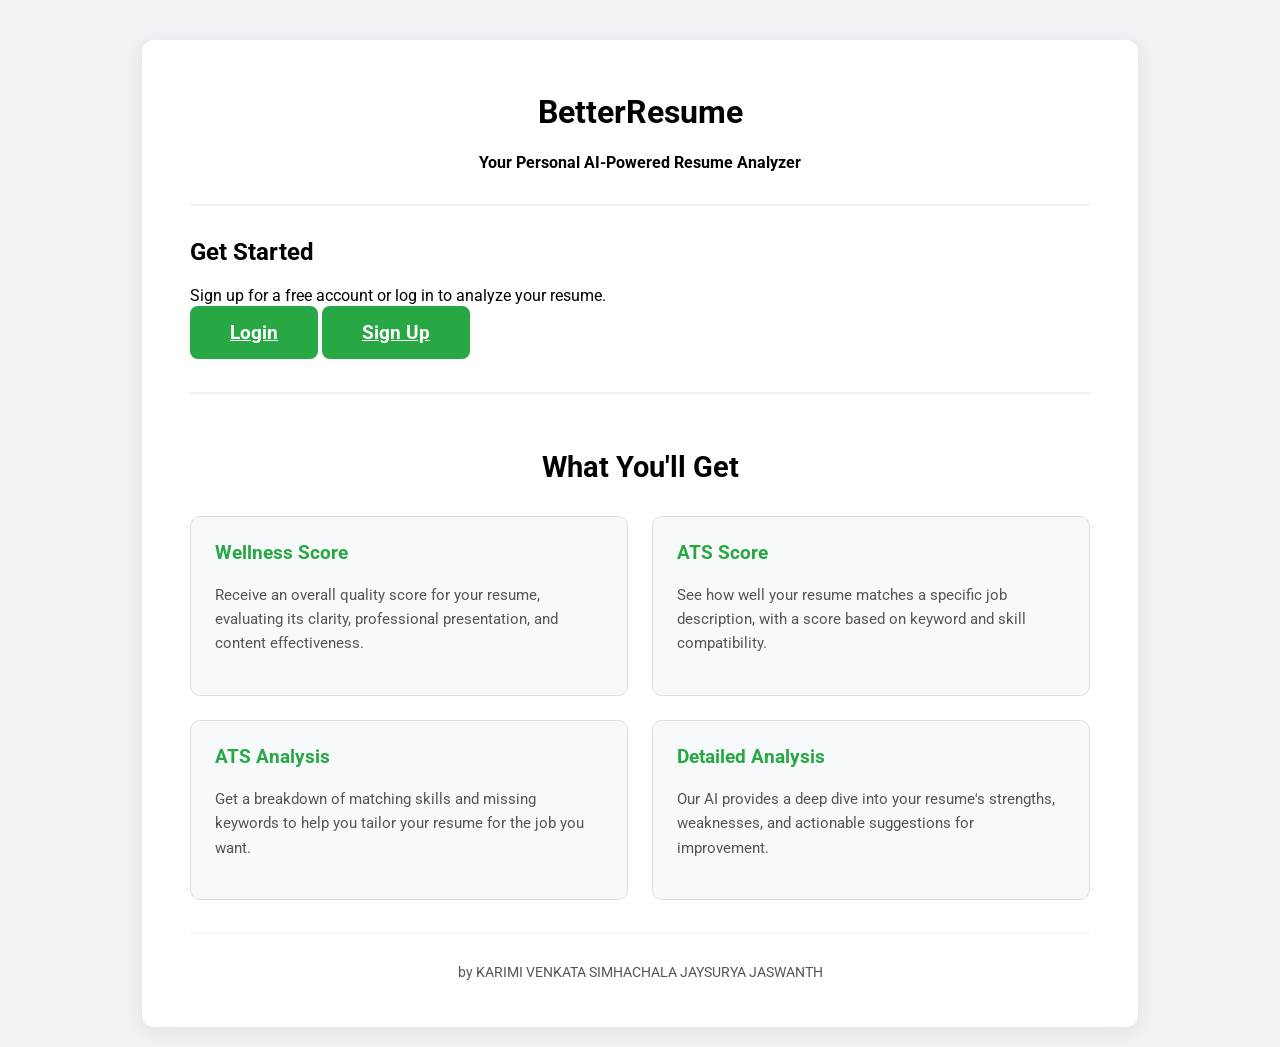
<file: templates/index.html>
<!DOCTYPE html>
<html lang="en">
<head>
    <meta charset="UTF-8">
    <meta name="viewport" content="width=device-width, initial-scale=1.0">
    <title>Welcome to BetterResume</title>
    <link rel="stylesheet" href="/static/style.css">
</head>
<body>
    <div class="main-container">
        <header>
            <h1>BetterResume</h1>
            <p>Your Personal AI-Powered Resume Analyzer</p>
        </header>

        <main>
            <div class="landing-cta">
                <h2>Get Started</h2>
                <p>Sign up for a free account or log in to analyze your resume.</p>
                <div class="button-container-row">
                    <a href="/login" class="btn-analyze">Login</a>
                    <a href="/signup" class="btn-analyze btn-secondary">Sign Up</a>
                </div>
            </div>
            
            <section class="features-section">
                <h2>What You'll Get</h2>
                <div class="features-grid">
                    <div class="feature-card">
                        <h3>Wellness Score</h3>
                        <p>Receive an overall quality score for your resume, evaluating its clarity, professional presentation, and content effectiveness.</p>
                    </div>
                    <div class="feature-card">
                        <h3>ATS Score</h3>
                        <p>See how well your resume matches a specific job description, with a score based on keyword and skill compatibility.</p>
                    </div>
                    <div class="feature-card">
                        <h3>ATS Analysis</h3>
                        <p>Get a breakdown of matching skills and missing keywords to help you tailor your resume for the job you want.</p>
                    </div>
                    <div class="feature-card">
                        <h3>Detailed Analysis</h3>
                        <p>Our AI provides a deep dive into your resume's strengths, weaknesses, and actionable suggestions for improvement.</p>
                    </div>
                </div>
            </section>
        </main>
        <footer>
            <p>by KARIMI VENKATA SIMHACHALA JAYSURYA JASWANTH</p>
        </footer>
    </div>
</body>
</html>
</file>
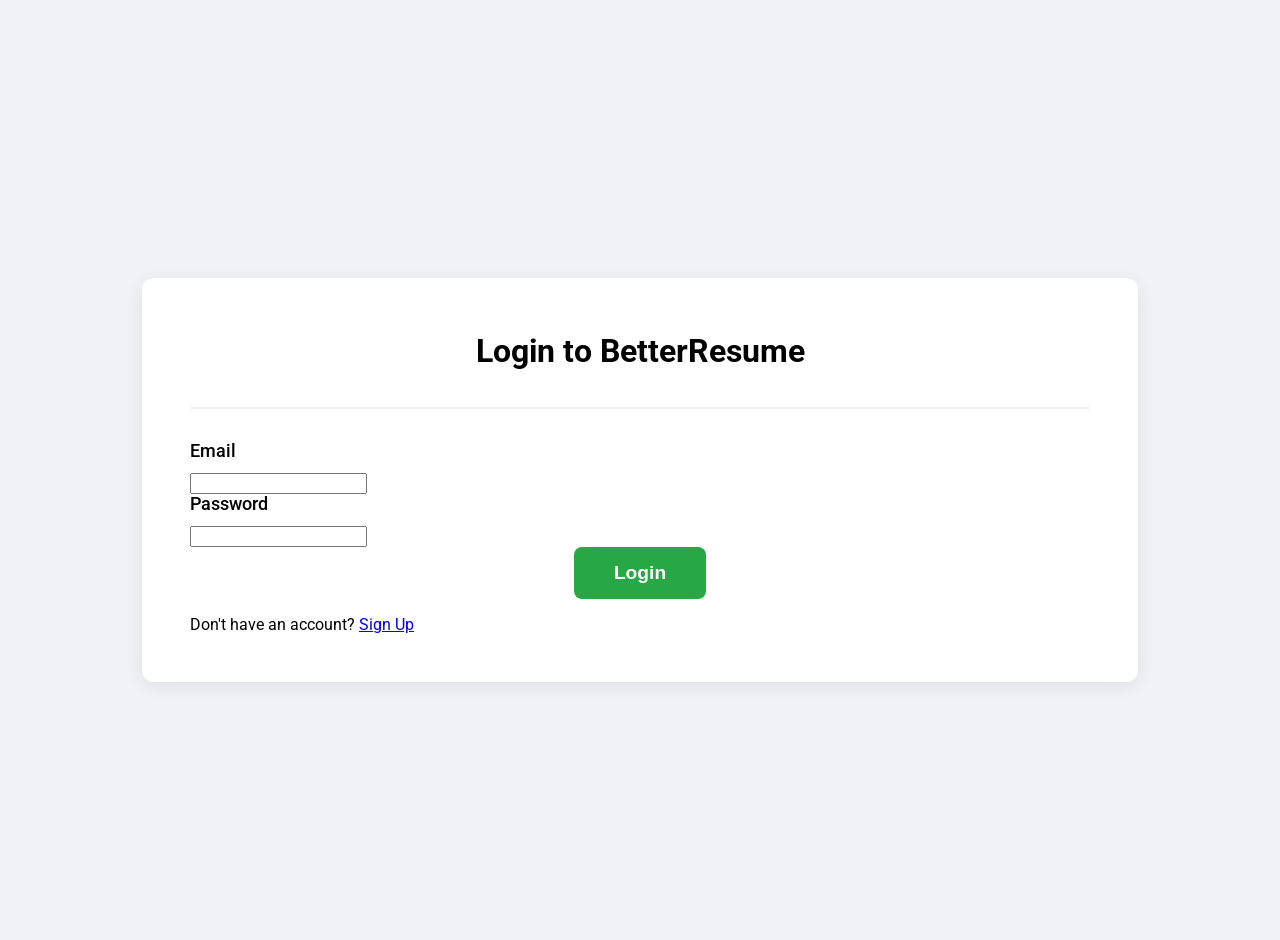
<file: templates/login.html>
<!DOCTYPE html>
<html lang="en">
<head>
    <meta charset="UTF-8">
    <meta name="viewport" content="width=device-width, initial-scale=1.0">
    <title>Login - BetterResume</title>
    <link rel="stylesheet" href="/static/style.css">
</head>
<body>
    <div class="main-container">
        <header>
            <h1>Login to BetterResume</h1>
        </header>
        <main>
            <div id="error-box" class="error-box" style="display: none;"></div>
            <form id="login-form" class="auth-form">
                <div class="form-group">
                    <label for="email">Email</label>
                    <input type="email" id="email" name="username" required>
                </div>
                <div class="form-group">
                    <label for="password">Password</label>
                    <input type="password" id="password" name="password" required>
                </div>
                <div class="button-container">
                    <button type="submit" class="btn-analyze">Login</button>
                </div>
            </form>
            <p class="auth-switch">Don't have an account? <a href="/signup">Sign Up</a></p>
        </main>
    </div>

    <script>
        const form = document.getElementById('login-form');
        const errorBox = document.getElementById('error-box');

        form.addEventListener('submit', async function(event) {
            event.preventDefault();
            errorBox.style.display = 'none';

            const formData = new FormData(form);
            
            try {
                const response = await fetch('/login', {
                    method: 'POST',
                    body: formData
                });

                if (response.ok) {
                    // Success! The cookie is set by the browser. Redirect to dashboard.
                    window.location.href = '/dashboard';
                } else {
                    const errorData = await response.json();
                    errorBox.textContent = errorData.detail || 'Login failed.';
                    errorBox.style.display = 'block';
                }
            } catch (error) {
                errorBox.textContent = 'An unexpected error occurred.';
                errorBox.style.display = 'block';
            }
        });
    </script>
</body>
</html>
</file>
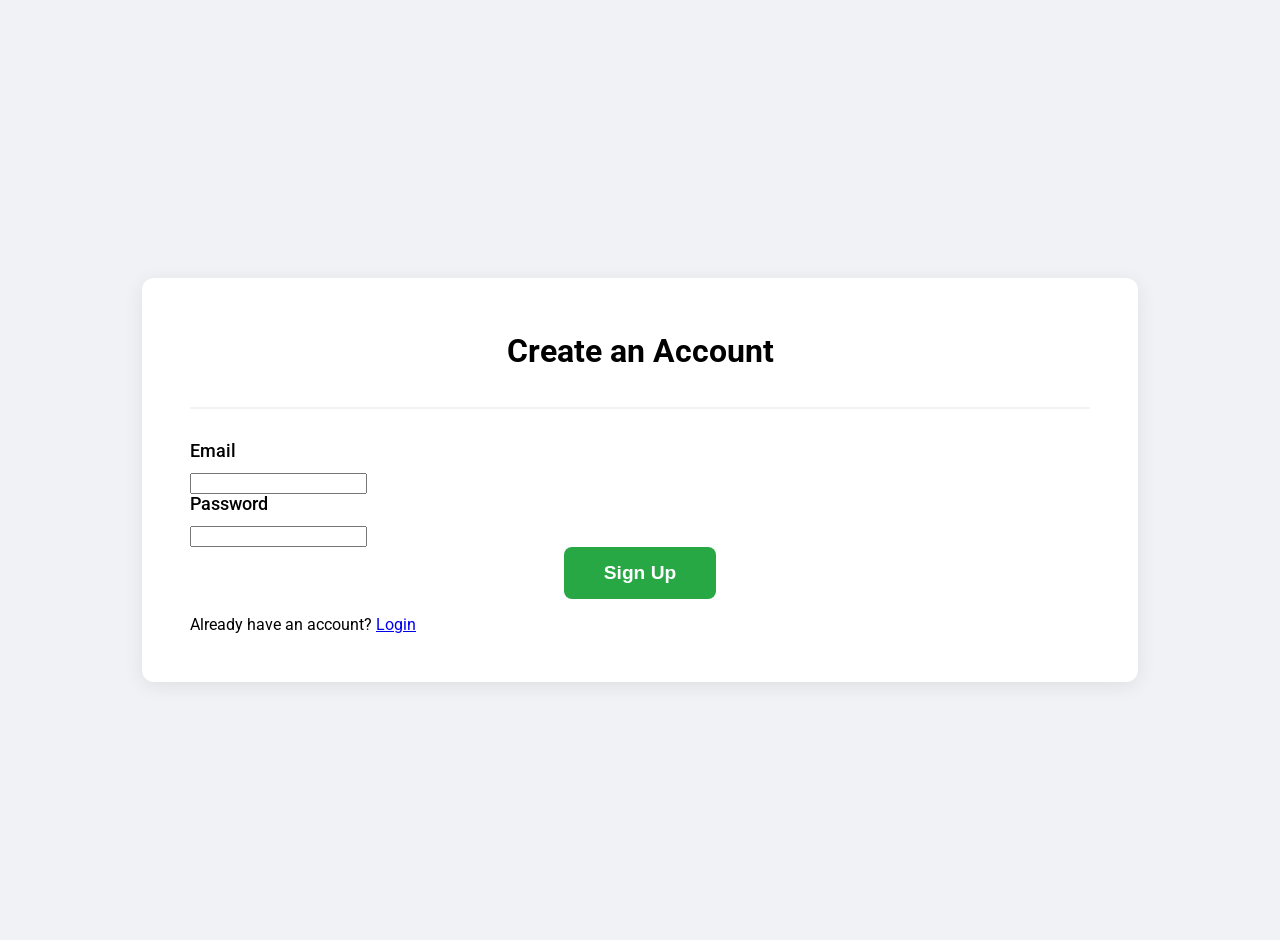
<file: templates/signup.html>
<!DOCTYPE html>
<html lang="en">
<head>
    <meta charset="UTF-8">
    <meta name="viewport" content="width=device-width, initial-scale=1.0">
    <title>Sign Up - BetterResume</title>
    <link rel="stylesheet" href="/static/style.css">
</head>
<body>
    <div class="main-container">
        <header>
            <h1>Create an Account</h1>
        </header>
        <main>
            <div id="error-box" class="error-box" style="display: none;"></div>
            <div id="success-box" class="success-box" style="display: none;"></div>

            <form id="signup-form" class="auth-form">
                <div class="form-group">
                    <label for="email">Email</label>
                    <input type="email" id="email" required>
                </div>
                <div class="form-group">
                    <label for="password">Password</label>
                    <input type="password" id="password" required>
                </div>
                <div class="button-container">
                    <button type="submit" class="btn-analyze">Sign Up</button>
                </div>
            </form>
             <p class="auth-switch">Already have an account? <a href="/login">Login</a></p>
        </main>
    </div>

    <script>
        const form = document.getElementById('signup-form');
        const errorBox = document.getElementById('error-box');
        const successBox = document.getElementById('success-box');

        form.addEventListener('submit', async function(event) {
            event.preventDefault();
            errorBox.style.display = 'none';
            successBox.style.display = 'none';

            const email = document.getElementById('email').value;
            const password = document.getElementById('password').value;

            try {
                const response = await fetch('/signup', {
                    method: 'POST',
                    headers: { 'Content-Type': 'application/json' },
                    body: JSON.stringify({ email, password })
                });

                if (response.ok) {
                    successBox.textContent = 'Account created successfully! You can now log in.';
                    successBox.style.display = 'block';
                    form.reset();
                } else {
                    const errorData = await response.json();
                    errorBox.textContent = errorData.detail || 'Signup failed. Please try again.';
                    errorBox.style.display = 'block';
                }
            } catch (error) {
                errorBox.textContent = 'An unexpected error occurred. Please try again.';
                errorBox.style.display = 'block';
            }
        });
    </script>
</body>
</html>
</file>
<file: static/style.css>
/* static/style.css */
@import url('https://fonts.googleapis.com/css2?family=Roboto:wght@400;500;700&display=swap');

/* --- Variable Definitions --- */
:root {
    --hover-blue: #28a745;
    --background-color: #f0f2f5; 
    --container-bg: #ffffff;
    --text-primary: #000000;
    --text-secondary: #555555;
    --border-color: #dddddd;
}

/* --- General Body & Font Styling --- */
body {
    font-family: 'Roboto', sans-serif;
    background-color: var(--background-color);
    color: var(--text-primary);
    margin: 0;
    padding: 20px;
    display: flex;
    justify-content: center;
    align-items: center;
    min-height: 100vh;
}

/* --- Main Container & Header --- */
.main-container {
    background-color: var(--container-bg);
    padding: 2rem 3rem;
    border-radius: 12px;
    box-shadow: 0 4px 20px rgba(0,0,0,0.08);
    width: 100%;
    max-width: 900px;
    margin-top: 20px;
}

header {
    text-align: center;
    margin-bottom: 2rem;
    color: var(--text-primary);
    font-weight: 700;
    border-bottom: 2px solid var(--background-color);
    padding-bottom: 1rem;
}

/* --- Logo Styling --- */
.logo {
    max-width: 250px; /* Adjust the size as needed */
    height: auto;
    display: block;
    margin: 0 auto 1rem; /* Center the logo */
}

/* --- Green Resume Text --- */
.green-resume {
    color: #28a745; /* A Bootstrap-like green */
}

/* Style for the difference section */
.difference-section {
    margin-top: 2rem;
    text-align: center;
}



.differences-grid {
    display: grid;
    grid-template-columns: repeat(2, 1fr);
    gap: 1.5rem;
}

.difference-card {
    background-color: #f8f9fa;
    border: 1px solid var(--border-color);
    padding: 1.5rem;
    border-radius: 10px;
    text-align: left;
}

.difference-card p {
    font-size: 0.95rem;
    color: var(--text-secondary);
    line-height: 1.6;
}

.difference-card h3 {
    margin-top: 0;
    color: var(--hover-blue);
    font-size: 1.2rem;
}


/* --- Form Layout --- */
.form-columns {
    display: flex;
    gap: 2rem;
    margin-bottom: 2rem;
}


.form-group {
    flex: 1; /* Each column takes up equal space */
}

label {
    display: block;
    font-weight: 500;
    margin-bottom: 0.75rem;
    font-size: 1.1rem;
}

/* --- Form Element Styling --- */
textarea {
  width: 100%;
    padding: 10px;
    border: 1px solid var(--border-color);
    border-radius: 8px;
    font-size: 1rem;
    box-sizing: border-box;
    resize: vertical;
    transition: border-color 0.3s;
}

textarea:focus {
    outline: none;
    border-color: var(--primary-blue);
}

.file-upload-wrapper {
    border: 2px dashed var(--border-color);
    border-radius: 8px;
    padding: 1rem;
    text-align: center;
    position: relative;
    cursor: pointer;
    transition: border-color 0.3s, background-color 0.3s;
}

.file-upload-wrapper:hover {
    border-color: var(--primary-blue);
    background-color: #f8f9fa;
}

.file-upload-wrapper input[type="file"] {
    position: absolute;
    width: 100%;
    height: 100%;
    top: 0;
    left: 0;
    opacity: 0;
    cursor: pointer;
}

#file-name-display {
    color: var(--text-secondary);
    font-weight: 500;
}

/* --- Button --- */
.button-container {
    text-align: center;
}

.btn-analyze {
    background-color: #28a745;
    color: white;
    font-size: 1.2rem;
    font-weight: 700;
    padding: 15px 40px;
    border: none;
    border-radius: 8px;
    cursor: pointer;
    transition: background-color 0.3s, transform 0.2s;
}

.btn-analyze:hover {
    background-color: var(--hover-blue);
    transform: translateY(-2px);
}

.btn-analyze:disabled {
    background-color: #a0a0a0;
    cursor: not-allowed;
    transform: none;
}

/* === "What You'll Get" Feature Section Styling === */

.features-section {
    margin-top: 3rem;
    padding-top: 2rem;
    border-top: 2px solid var(--background-color);
    text-align: center;
}

.features-section h2 {
    margin-bottom: 2rem;
    font-size: 1.8rem;
    color: var(--text-primary);
}

.features-grid {
    display: grid;
    /* This creates the 2x2 grid by default */
    grid-template-columns: repeat(2, 1fr);
    gap: 1.5rem;
}

.feature-card {
    background-color: #f8f9fa;
    border: 1px solid var(--border-color);
    padding: 1.5rem;
    border-radius: 10px;
    text-align: left;
}

.feature-card h3 {
    margin-top: 0;
    color: var(--hover-blue);
    font-size: 1.2rem;
}

.feature-card p {
    font-size: 0.95rem;
    color: var(--text-secondary);
    line-height: 1.6;
}

/* Responsive adjustments for the features grid */
@media (max-width: 600px) {
    .features-grid {
        /* On small screens, switch to a single column */
        grid-template-columns: 1fr;
    }
}

/* --- Footer & Misc --- */
footer {
    text-align: center;
    margin-top: 2rem;
    padding-top: 1rem;
    border-top: 1px solid var(--background-color);
    color: var(--text-secondary);
    font-size: 0.9rem;
}

.error-box {
    background-color: #f8d7da;
    color: #721c24;
    padding: 1rem;
    border: 1px solid #f5c6cb;
    border-radius: 8px;
    margin-bottom: 1.5rem;
    text-align: center;
}

/* --- Responsive Design --- */
@media (max-width: 768px) {
    .form-columns {
        flex-direction: column;
    }
    .main-container {
        padding: 1.5rem;
    }
}

/* === RESULTS PAGE STYLING === */

.result-page {
    max-width: 900px;
}

.scores-container {
    display: grid;
    grid-template-columns: 1fr 1fr;
    gap: 2rem;
    margin-bottom: 2.5rem;
}

.score-card {
    background-color: #f8f9fa;
    padding: 1.5rem;
    border-radius: 10px;
    border: 1px solid var(--border-color);
    text-align: center;
}

.score-card h2 {
    margin-top: 0;
    font-size: 1.2rem;
    color: var(--text-secondary);
}

.score-value {
    font-size: 2.8rem;
    font-weight: 700;
    color: var(--primary-blue);
    margin: 0.5rem 0;
}

.progress-bar-container {
    background-color: #e9ecef;
    border-radius: 10px;
    height: 12px;
    width: 100%;
    margin: 1rem 0;
    overflow: hidden;
}

.progress-bar {
    background-color: var(--hover-blue);
    height: 100%;
    border-radius: 10px;
    transition: width 0.5s ease-in-out;
}

.score-explanation {
    font-size: 0.9rem;
    color: var(--text-secondary);
    margin-bottom: 0;
}

.analysis-section {
    margin-bottom: 2rem;
}

.analysis-section h2 {
    font-size: 1.5rem;
    color: var(--text-primary);
    border-bottom: 2px solid var(--primary-blue);
    padding-bottom: 0.5rem;
    margin-bottom: 1rem;
}

.content-box {
    background-color: var(--container-bg);
    padding: 1.5rem;
    border-radius: 8px;
    border: 1px solid #e7e7e7;
}

/* Add line-height for better readability in analysis text */
.analysis-section .content-box p,
.analysis-section .content-box li {
    line-height: 1.6;
}

/* Markdown Content Styling */
.markdown-content ul {
    padding-left: 20px;
    list-style-type: disc; /* Use standard bullets for a professional look */
}

.markdown-content li {
    margin-bottom: 0.75rem;
    padding-left: 8px; /* Add some space between bullet and text */
}

.markdown-content strong {
    color: #333 ; /* Use the theme's green color for consistency */
}

/* Make markdown headings more prominent */
.markdown-content h3 {
    font-size: 1.3rem;
    color: var(--hover-blue);
    border-bottom: 2px solid #e0e0e0;
    padding-bottom: 0.4rem;
    margin-top: 2rem;
    margin-bottom: 1rem;
}

.markdown-content h3:first-child {
    margin-top: 0;
}

.markdown-content h4 {
    color: var(--text-primary);
    margin-top: 1.5rem;
}

/* Next Steps / Action Items */
.action-items .action-item {
    background-color: #e7f3ff;
    border-left: 5px solid var(--primary-blue);
    padding: 1rem;
    margin-bottom: 1rem;
    border-radius: 0 5px 5px 0;
}

.action-items .action-item.priority-high {
    background-color: #fff4e5;
    border-left-color: #ff9800;
}

.action-items .action-item:last-child {
    margin-bottom: 0;
}

.result-footer {
    text-align: center;
    margin-top: 2rem;
}

.result-footer a {
    display: inline-block;
    width: auto;
    margin-bottom: 1.5rem;
}

.result-footer p {
    color: var(--text-secondary);
    font-size: 0.9rem;
}

/* Responsive adjustments for results page */
@media (max-width: 768px) {
    .scores-container {
        grid-template-columns: 1fr;
    }
}
</file>
